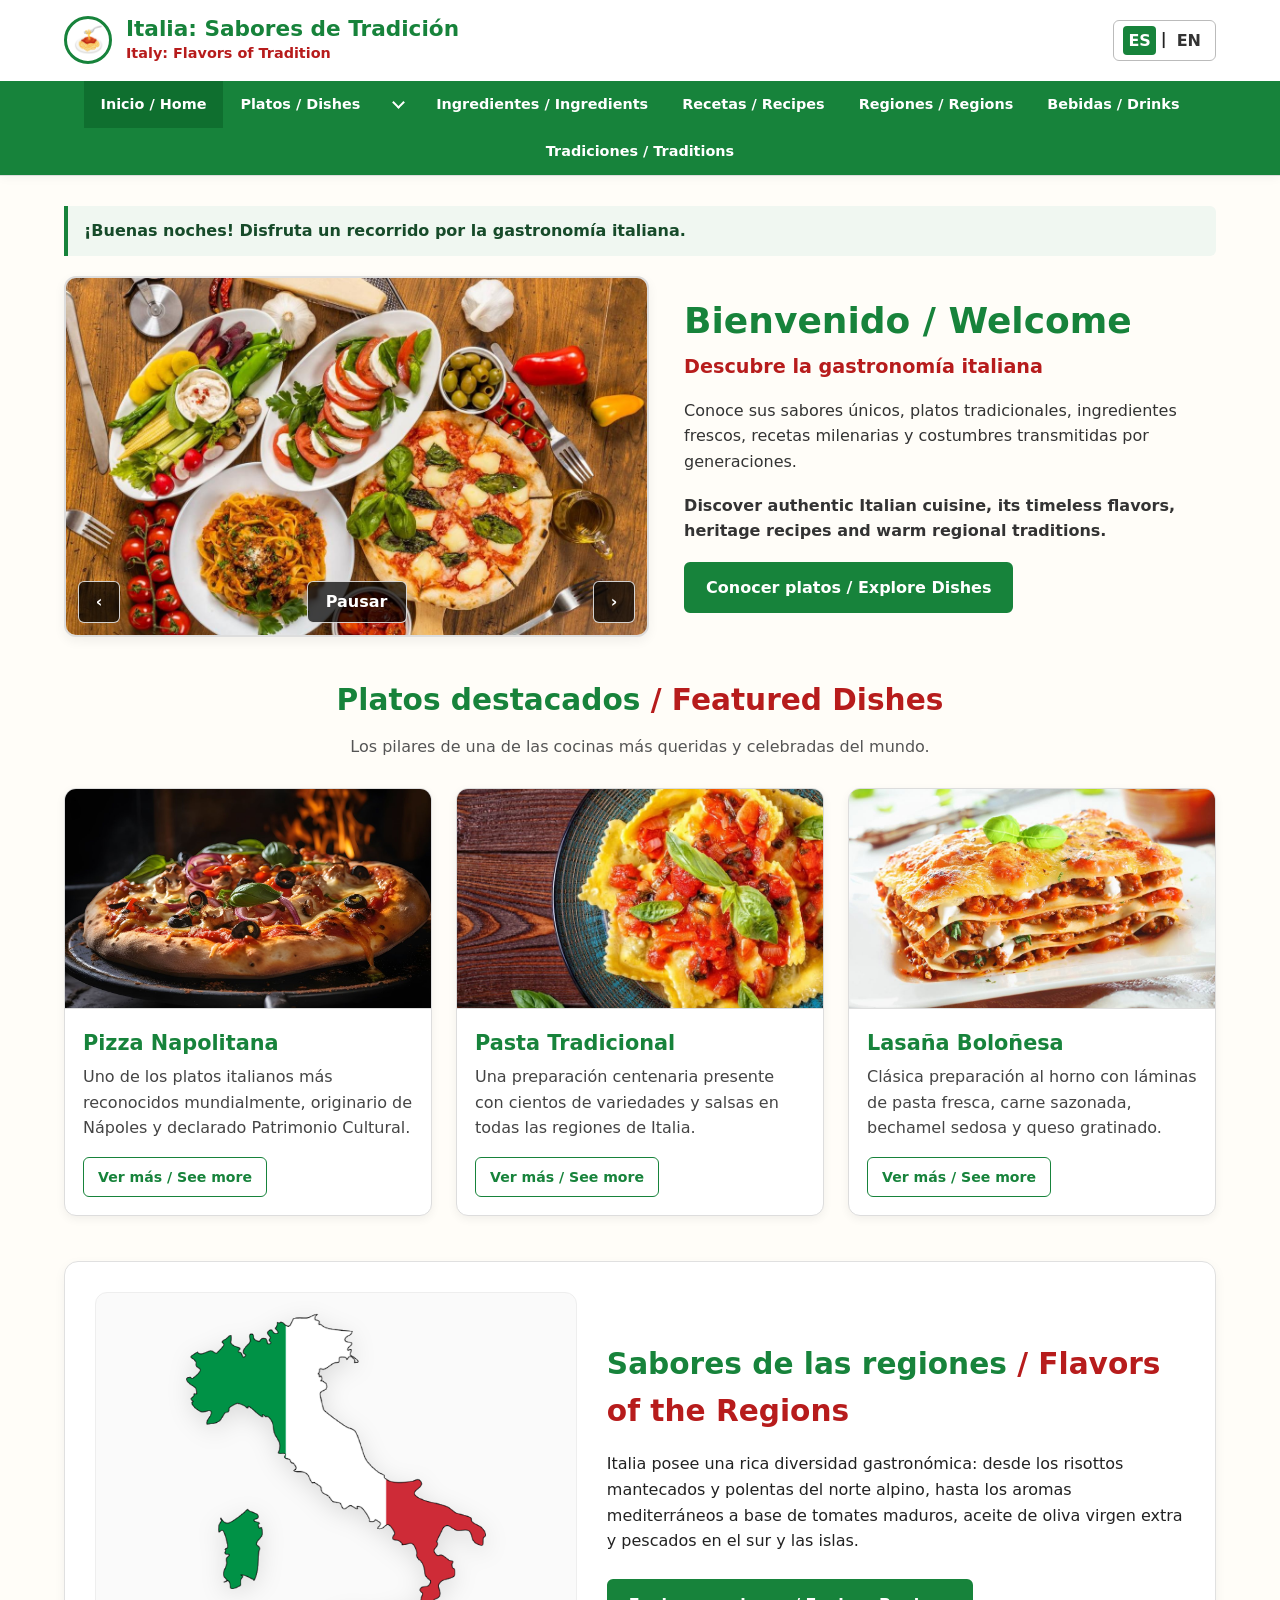
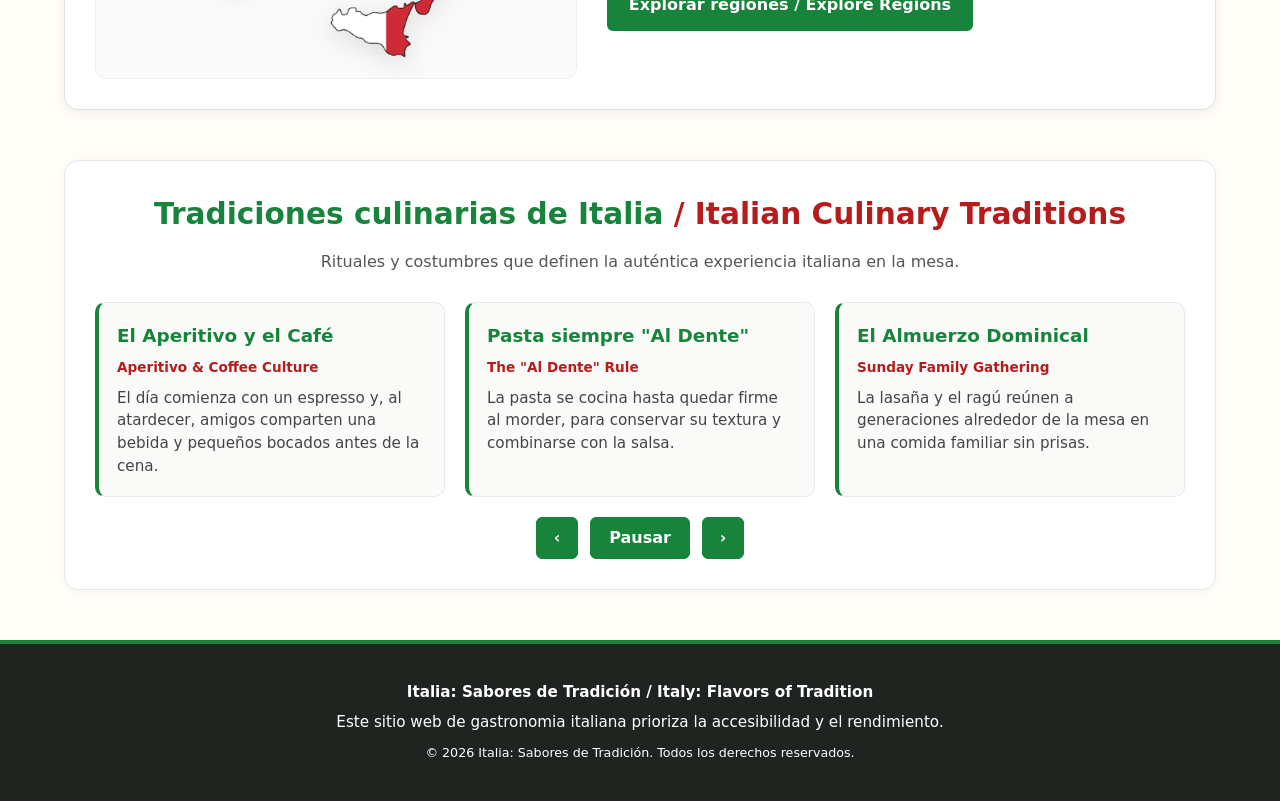
<file: index.html>
<!DOCTYPE html>
<html lang="es">
<head>
    <meta charset="UTF-8">
    <meta name="viewport" content="width=device-width, initial-scale=1.0">
    <title>Italia: Sabores de Tradición | Gastronomía y Recetas Tradicionales</title>

    <!-- Theme & Icons -->
    <meta name="theme-color" content="#17833b">
    <link rel="icon" type="image/svg+xml" href="favicon.svg">
    <link rel="apple-touch-icon" href="favicon.svg">

    <!-- Stylesheets -->
    <link rel="stylesheet" href="CSS/estilos.css">
    <script src="js/site.js" defer></script>
</head>
<body>

<a class="skip-link" href="#contenido">Saltar al contenido principal</a>

<header>
    <div class="topbar">
        <div class="logo">
            <div class="logo-icon" aria-hidden="true">🍝</div>
            <div>
                <h1>Italia: Sabores de Tradición</h1>
                <p lang="en">Italy: Flavors of Tradition</p>
            </div>
        </div>
        <div class="language" role="region" aria-label="Selector de idioma">
            <a href="?lang=es" aria-label="Seleccionar idioma español" aria-current="true">ES</a>
            <span aria-hidden="true">|</span>
            <a href="?lang=en" aria-label="Select English language" lang="en">EN</a>
        </div>
    </div>
    <nav aria-label="Navegación principal" id="mainNav">
        <button class="nav-toggle" type="button" aria-expanded="false" aria-controls="nav-menu" aria-label="Abrir menú de navegación">☰</button>
        <ul class="nav-list" id="nav-menu">
            <li><a href="index.html" class="active" aria-current="page">Inicio <span lang="en">/ Home</span></a></li>
            <li class="has-dropdown">
                <div class="nav-dropdown">
                    <a href="platos.html">Platos <span lang="en">/ Dishes</span></a>
                    <button class="dropdown-toggle" type="button" aria-expanded="false" aria-controls="dish-submenu" aria-label="Mostrar submenú de platos">
                        <span class="dropdown-icon" aria-hidden="true"></span>
                    </button>
                </div>
                <ul class="dropdown-menu" id="dish-submenu" hidden>
                    <li><a href="platos.html#pizza-napolitana">Pizza Napolitana</a></li>
                    <li><a href="platos.html#pasta-carbonara">Pasta Carbonara</a></li>
                    <li><a href="platos.html#lasana">Lasaña Boloñesa</a></li>
                </ul>
            </li>
            <li><a href="platos.html#ingredientes">Ingredientes <span lang="en">/ Ingredients</span></a></li>
            <li><a href="recetas.html">Recetas <span lang="en">/ Recipes</span></a></li>
            <li><a href="index.html#regiones">Regiones <span lang="en">/ Regions</span></a></li>
            <li><a href="platos.html#bebidas">Bebidas <span lang="en">/ Drinks</span></a></li>
            <li><a href="index.html#tradiciones">Tradiciones <span lang="en">/ Traditions</span></a></li>
        </ul>
    </nav>
</header>

<main id="contenido" tabindex="-1">
    <p class="personalized-message" id="welcome-message" role="status" aria-live="polite"></p>
    <!-- Hero Section -->
    <section class="hero" aria-labelledby="bienvenida">
        <div class="hero-slider" data-slider role="region" aria-roledescription="carrusel" aria-label="Galería de gastronomía italiana">
            <div class="slider-track" aria-live="off">
                <div class="hero-slide is-active">
                    <img src="images/imagen-principal.jpg"
                         alt="Mesa servida con ingredientes frescos y platos tradicionales de la cocina italiana como pastas, tomates, aceite de oliva y hierbas"
                         width="1248" height="770" loading="eager" fetchpriority="high" decoding="async">
                </div>
                <div class="hero-slide" hidden>
                    <img src="images/foto-pizza.jpg"
                         alt="Pizza napolitana recién horneada con tomate, mozzarella y albahaca"
                         width="1200" height="1200" loading="lazy" decoding="async">
                </div>
                <div class="hero-slide" hidden>
                    <img src="images/foto-pastas.jpg"
                         alt="Pasta italiana artesanal servida con salsa tradicional"
                         width="800" height="534" loading="lazy" decoding="async">
                </div>
            </div>
            <div class="slider-controls" role="group" aria-label="Controles de la galería">
                <button class="slider-button" type="button" data-slider-previous aria-label="Imagen anterior">‹</button>
                <button class="slider-button slider-pause" type="button" data-slider-pause aria-pressed="false" aria-label="Pausar presentación">Pausar</button>
                <button class="slider-button" type="button" data-slider-next aria-label="Imagen siguiente">›</button>
            </div>
        </div>
        <div class="hero-content">
            <h2 id="bienvenida">Bienvenido <span lang="en">/ Welcome</span></h2>
            <p class="hero-subtitle">Descubre la gastronomía italiana</p>
            <p>Conoce sus sabores únicos, platos tradicionales, ingredientes frescos, recetas milenarias y costumbres transmitidas por generaciones.</p>
            <p><strong lang="en">Discover authentic Italian cuisine, its timeless flavors, heritage recipes and warm regional traditions.</strong></p>
            <a class="button" href="platos.html">Conocer platos <span lang="en">/ Explore Dishes</span></a>
        </div>
    </section>

    <!-- Featured Dishes Section -->
    <section aria-labelledby="destacados">
        <h2 class="section-title" id="destacados">Platos destacados <span lang="en">/ Featured Dishes</span></h2>
        <p class="section-subtitle">Los pilares de una de las cocinas más queridas y celebradas del mundo.</p>
        <div class="cards">
            <article class="card">
                <div class="card-image">
                    <img src="images/foto-pizza.jpg" 
                         alt="Pizza margarita artesanal recién horneada a la leña con salsa de tomate, mozzarella fundida y albahaca fresca" 
                         width="1200" 
                         height="1200" 
                         loading="lazy" 
                         decoding="async" />
                </div>
                <div class="card-content">
                    <h3>Pizza Napolitana</h3>
                    <p>Uno de los platos italianos más reconocidos mundialmente, originario de Nápoles y declarado Patrimonio Cultural.</p>
                    <a class="small-button" href="platos.html" aria-label="Ver más información sobre la Pizza Napolitana">Ver más <span lang="en">/ See more</span></a>
                </div>
            </article>

            <article class="card">
                <div class="card-image">
                    <img src="images/foto-pastas.jpg" 
                         alt="Plato hondo de pasta artesanal italiana servida con salsa tradicional y queso rallado" 
                         width="800" 
                         height="534" 
                         loading="lazy" 
                         decoding="async" />
                </div>
                <div class="card-content">
                    <h3>Pasta Tradicional</h3>
                    <p>Una preparación centenaria presente con cientos de variedades y salsas en todas las regiones de Italia.</p>
                    <a class="small-button" href="platos.html" aria-label="Ver más información sobre la Pasta Tradicional">Ver más <span lang="en">/ See more</span></a>
                </div>
            </article>

            <article class="card">
                <div class="card-image">
                    <img src="images/foto-lasana.jpeg" 
                         alt="Porción de lasaña tradicional con capas de pasta al huevo, salsa boloñesa y bechamel dorada al horno" 
                         width="1200" 
                         height="675" 
                         loading="lazy" 
                         decoding="async" />
                </div>
                <div class="card-content">
                    <h3>Lasaña Boloñesa</h3>
                    <p>Clásica preparación al horno con láminas de pasta fresca, carne sazonada, bechamel sedosa y queso gratinado.</p>
                    <a class="small-button" href="platos.html" aria-label="Ver más información sobre la Lasaña">Ver más <span lang="en">/ See more</span></a>
                </div>
            </article>
        </div>
    </section>

    <!-- Regional Diversity Section -->
    <section class="regions" id="regiones" aria-labelledby="regiones-title">
        <div class="map-placeholder">
            <img src="images/mapa-italia.png" 
                 alt="Mapa geográfico de Italia ilustrando la ubicación de sus regiones culinarias del norte, centro y sur" 
                 width="440" 
                 height="512" 
                 loading="lazy" 
                 decoding="async" />
        </div>
        <div>
            <h2 class="section-title" id="regiones-title" style="text-align: left; margin: 0 0 16px;">Sabores de las regiones <span lang="en">/ Flavors of the Regions</span></h2>
            <p>Italia posee una rica diversidad gastronómica: desde los risottos mantecados y polentas del norte alpino, hasta los aromas mediterráneos a base de tomates maduros, aceite de oliva virgen extra y pescados en el sur y las islas.</p>
            <br>
            <a class="button" href="platos.html">Explorar regiones <span lang="en">/ Explore Regions</span></a>
        </div>
    </section>

    <!-- Traditions Section -->
    <section class="info-section" id="tradiciones" aria-labelledby="tradiciones-title">
        <h2 class="section-title" id="tradiciones-title" style="margin-top: 0;">Tradiciones culinarias de Italia <span lang="en">/ Italian Culinary Traditions</span></h2>
        <p class="section-subtitle">Rituales y costumbres que definen la auténtica experiencia italiana en la mesa.</p>
        <div class="traditions-slider" data-slider role="region" aria-roledescription="carrusel" aria-label="Tradiciones culinarias italianas">
            <div class="slider-track" aria-live="off">
                <div class="hero-slide traditions-slide is-active">
                    <article class="info-item">
                        <h3>El Aperitivo y el Café</h3>
                        <span class="item-sub" lang="en">Aperitivo &amp; Coffee Culture</span>
                        <p>El día comienza con un espresso y, al atardecer, amigos comparten una bebida y pequeños bocados antes de la cena.</p>
                    </article>
                    <article class="info-item">
                        <h3>Pasta siempre "Al Dente"</h3>
                        <span class="item-sub" lang="en">The "Al Dente" Rule</span>
                        <p>La pasta se cocina hasta quedar firme al morder, para conservar su textura y combinarse con la salsa.</p>
                    </article>
                    <article class="info-item">
                        <h3>El Almuerzo Dominical</h3>
                        <span class="item-sub" lang="en">Sunday Family Gathering</span>
                        <p>La lasaña y el ragú reúnen a generaciones alrededor de la mesa en una comida familiar sin prisas.</p>
                    </article>
                </div>
                <div class="hero-slide traditions-slide" hidden>
                    <article class="info-item">
                        <h3>Productos de Temporada</h3>
                        <span class="item-sub" lang="en">Seasonal Ingredients</span>
                        <p>Las recetas cambian con la cosecha: verduras frescas, aceite de oliva, quesos y productos locales marcan cada estación.</p>
                    </article>
                    <article class="info-item">
                        <h3>Cocina de Cada Región</h3>
                        <span class="item-sub" lang="en">Regional Cooking</span>
                        <p>Cada zona conserva sus ingredientes y especialidades: risotto en el norte, pasta fresca en Emilia-Romaña y sabores mediterráneos en el sur.</p>
                    </article>
                    <article class="info-item">
                        <h3>La Mesa Compartida</h3>
                        <span class="item-sub" lang="en">Gathering Around the Table</span>
                        <p>Las comidas son momentos para conversar y estar juntos; varios platos se sirven con calma y se disfrutan en compañía.</p>
                    </article>
                </div>
            </div>
            <div class="slider-controls" role="group" aria-label="Controles de tradiciones">
                <button class="slider-button" type="button" data-slider-previous aria-label="Tradiciones anteriores">‹</button>
                <button class="slider-button slider-pause" type="button" data-slider-pause aria-pressed="false" aria-label="Pausar presentación">Pausar</button>
                <button class="slider-button" type="button" data-slider-next aria-label="Siguientes tradiciones">›</button>
            </div>
        </div>
    </section>
</main>

<footer>
    <p><strong>Italia: Sabores de Tradición <span lang="en">/ Italy: Flavors of Tradition</span></strong></p>
    <p>Este sitio web de gastronomia italiana prioriza la accesibilidad y el rendimiento.</p>
    <p><small>&copy; 2026 Italia: Sabores de Tradición. Todos los derechos reservados.</small></p>
</footer>

</body>
</html>
</file>
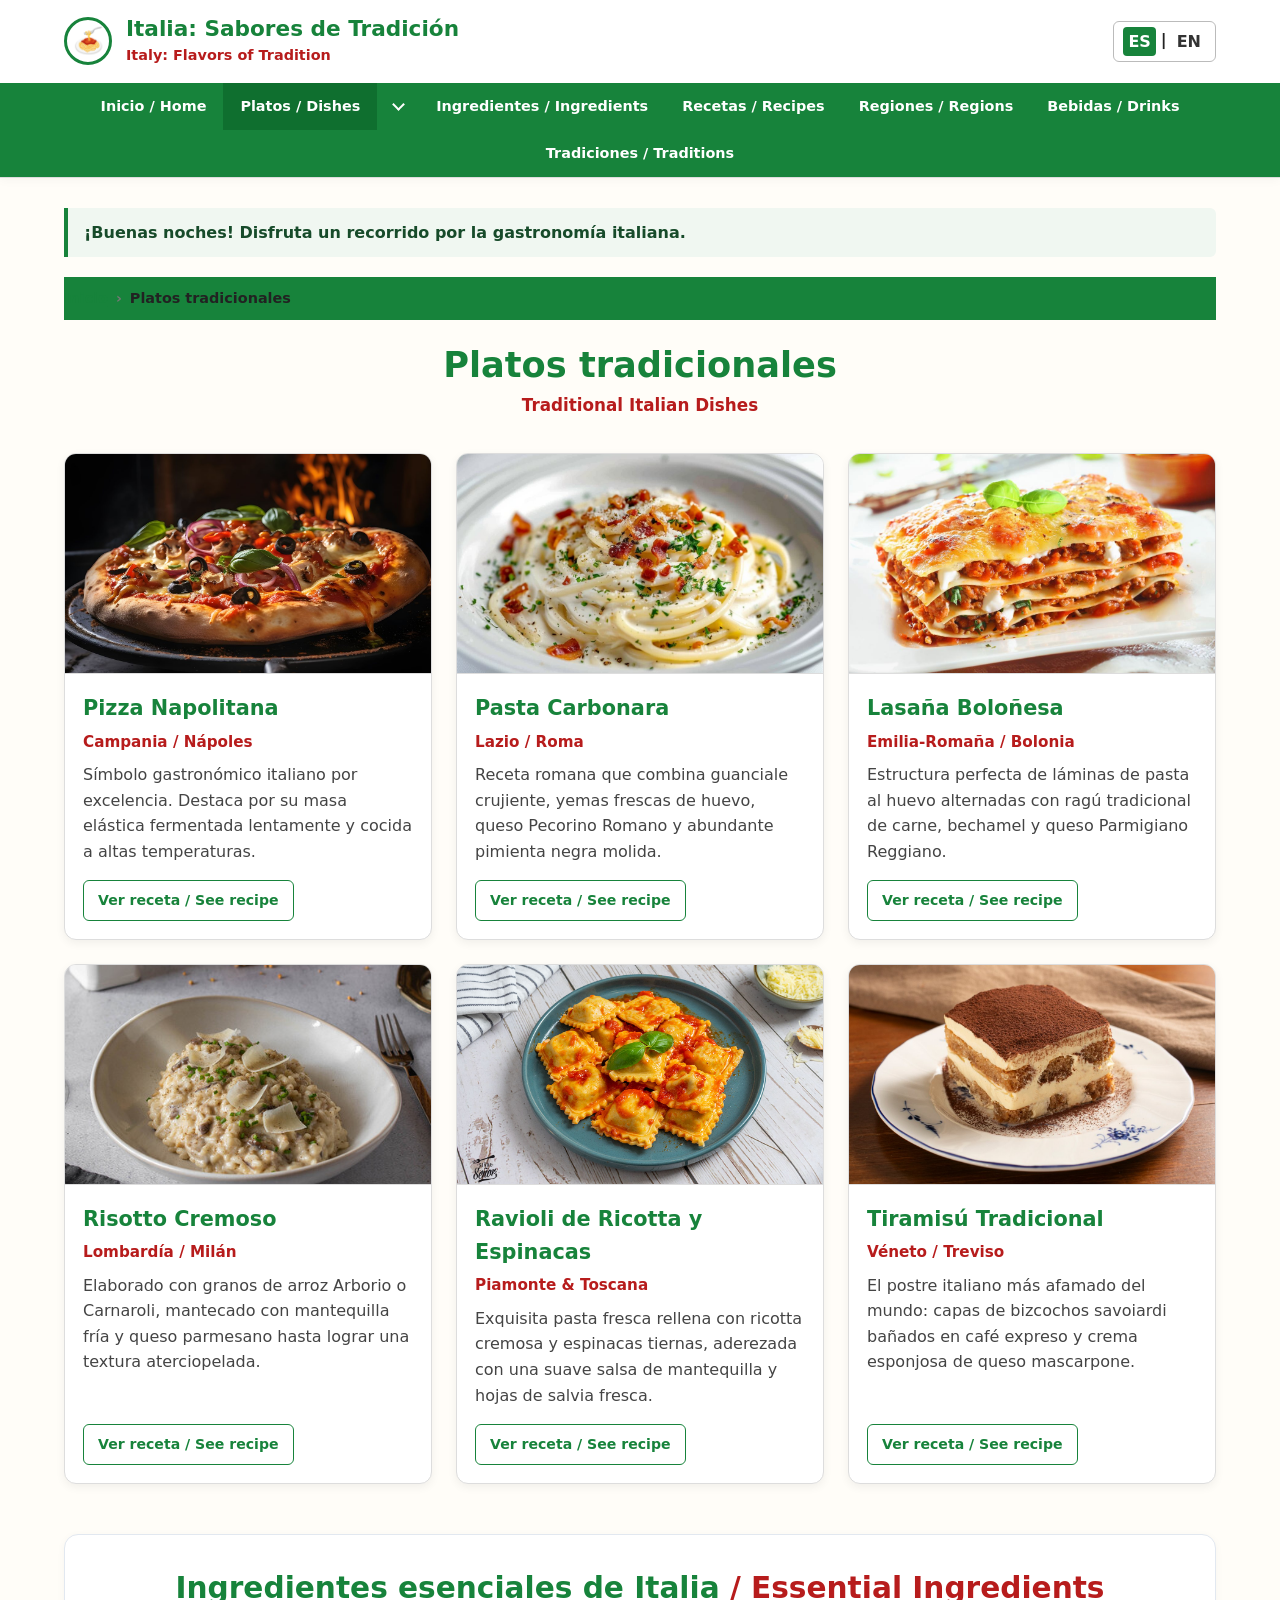
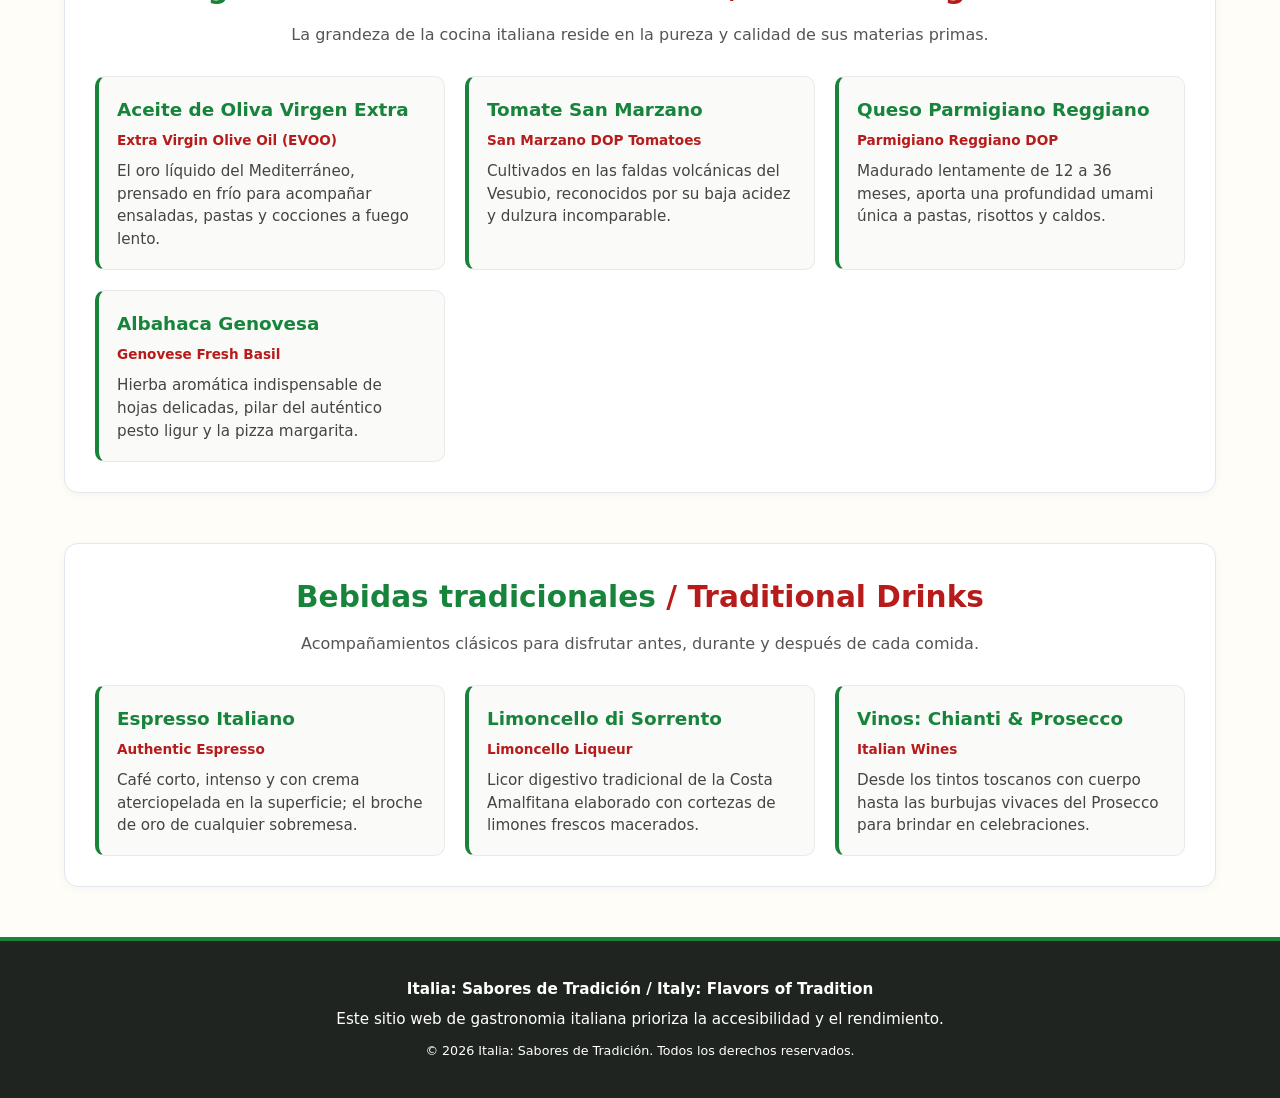
<file: platos.html>
<!DOCTYPE html>
<html lang="es">
<head>
    <meta charset="UTF-8">
    <meta name="viewport" content="width=device-width, initial-scale=1.0">
    <title>Platos Tradicionales Italianos | Italia: Sabores de Tradición</title>

    <!-- Theme & Icons -->
    <meta name="theme-color" content="#17833b">
    <link rel="icon" type="image/svg+xml" href="favicon.svg">
    <link rel="apple-touch-icon" href="favicon.svg">

    <!-- Stylesheets -->
    <link rel="stylesheet" href="CSS/estilos.css">
    <script src="js/site.js" defer></script>
</head>
<body>

<a class="skip-link" href="#contenido">Saltar al contenido principal</a>

<header>
    <div class="topbar">
        <div class="logo">
            <a href="index.html" class="logo-brand" aria-label="Ir al inicio de Italia: Sabores de Tradición">
                <div class="logo-icon" aria-hidden="true">🍝</div>
                <div>
                    <span class="site-title">Italia: Sabores de Tradición</span>
                    <p lang="en">Italy: Flavors of Tradition</p>
                </div>
            </a>
        </div>
        <div class="language" role="region" aria-label="Selector de idioma">
            <a href="?lang=es" aria-label="Seleccionar idioma español" aria-current="true">ES</a>
            <span aria-hidden="true">|</span>
            <a href="?lang=en" aria-label="Select English language" lang="en">EN</a>
        </div>
    </div>
    <nav aria-label="Navegación principal" id="mainNav">
        <button class="nav-toggle" type="button" aria-expanded="false" aria-controls="nav-menu" aria-label="Abrir menú de navegación">☰</button>
        <ul class="nav-list" id="nav-menu">
            <li><a href="index.html">Inicio <span lang="en">/ Home</span></a></li>
            <li class="has-dropdown">
                <div class="nav-dropdown">
                    <a href="platos.html" class="active" aria-current="page">Platos <span lang="en">/ Dishes</span></a>
                    <button class="dropdown-toggle" type="button" aria-expanded="false" aria-controls="dish-submenu" aria-label="Mostrar submenú de platos">
                        <span class="dropdown-icon" aria-hidden="true"></span>
                    </button>
                </div>
                <ul class="dropdown-menu" id="dish-submenu" hidden>
                    <li><a href="platos.html#pizza-napolitana">Pizza Napolitana</a></li>
                    <li><a href="platos.html#pasta-carbonara">Pasta Carbonara</a></li>
                    <li><a href="platos.html#lasana">Lasaña Boloñesa</a></li>
                </ul>
            </li>
            <li><a href="platos.html#ingredientes">Ingredientes <span lang="en">/ Ingredients</span></a></li>
            <li><a href="recetas.html">Recetas <span lang="en">/ Recipes</span></a></li>
            <li><a href="index.html#regiones">Regiones <span lang="en">/ Regions</span></a></li>
            <li><a href="platos.html#bebidas">Bebidas <span lang="en">/ Drinks</span></a></li>
            <li><a href="index.html#tradiciones">Tradiciones <span lang="en">/ Traditions</span></a></li>
        </ul>
    </nav>
</header>

<main id="contenido" tabindex="-1">
    <p class="personalized-message" id="welcome-message" role="status" aria-live="polite"></p>
    <!-- Breadcrumbs -->
    <nav class="breadcrumbs" aria-label="Miga de pan">
        <ol>
            <li><a href="index.html">Inicio</a></li>
            <li aria-current="page">Platos tradicionales</li>
        </ol>
    </nav>

    <div class="page-heading">
        <h1>Platos tradicionales</h1>
        <p lang="en">Traditional Italian Dishes</p>
    </div>

    <!-- Dishes Catalog Grid -->
    <section aria-label="Lista de platos tradicionales">
        <div class="cards">
            <article class="card" id="pizza-napolitana">
                <div class="card-image">
                    <img src="images/foto-pizza.jpg" 
                         alt="Pizza napolitana recién horneada con masa crujiente, salsa de tomate natural, mozzarella fundida y albahaca" 
                         width="1200" 
                         height="1200" 
                         loading="lazy" 
                         decoding="async" />
                </div>
                <div class="card-content">
                    <h3>Pizza Napolitana</h3>
                    <h4>Campania / Nápoles</h4>
                    <p>Símbolo gastronómico italiano por excelencia. Destaca por su masa elástica fermentada lentamente y cocida a altas temperaturas.</p>
                    <a class="small-button" href="recetas.html#pizza-napolitana" aria-label="Ver receta detallada de Pizza Napolitana">Ver receta <span lang="en">/ See recipe</span></a>
                </div>
            </article>

            <article class="card" id="pasta-carbonara">
                <div class="card-image">
                    <img src="images/foto-pasta-carbonara.jpg" 
                         alt="Plato hondo de pasta espagueti a la carbonara con queso pecorino, yema de huevo, pimienta y guanciale dorado" 
                         width="1000" 
                         height="667" 
                         loading="lazy" 
                         decoding="async" />
                </div>
                <div class="card-content">
                    <h3>Pasta Carbonara</h3>
                    <h4>Lazio / Roma</h4>
                    <p>Receta romana que combina guanciale crujiente, yemas frescas de huevo, queso Pecorino Romano y abundante pimienta negra molida.</p>
                    <a class="small-button" href="recetas.html#pasta-carbonara" aria-label="Ver receta detallada de Pasta Carbonara">Ver receta <span lang="en">/ See recipe</span></a>
                </div>
            </article>

            <article class="card" id="lasana">
                <div class="card-image">
                    <img src="images/foto-lasana.jpeg" 
                         alt="Porción de lasaña italiana con láminas de pasta artesanal, ragú boloñés y queso gratinado" 
                         width="1200" 
                         height="675" 
                         loading="lazy" 
                         decoding="async" />
                </div>
                <div class="card-content">
                    <h3>Lasaña Boloñesa</h3>
                    <h4>Emilia-Romaña / Bolonia</h4>
                    <p>Estructura perfecta de láminas de pasta al huevo alternadas con ragú tradicional de carne, bechamel y queso Parmigiano Reggiano.</p>
                    <a class="small-button" href="recetas.html#lasana" aria-label="Ver receta detallada de Lasaña">Ver receta <span lang="en">/ See recipe</span></a>
                </div>
            </article>

            <article class="card" id="risotto">
                <div class="card-image">
                    <img src="images/foto-risotto.jpg" 
                         alt="Plato hondo con risotto cremoso tradicional con caldo aromático y queso parmesano" 
                         width="450" 
                         height="338" 
                         loading="lazy" 
                         decoding="async" />
                </div>
                <div class="card-content">
                    <h3>Risotto Cremoso</h3>
                    <h4>Lombardía / Milán</h4>
                    <p>Elaborado con granos de arroz Arborio o Carnaroli, mantecado con mantequilla fría y queso parmesano hasta lograr una textura aterciopelada.</p>
                    <a class="small-button" href="recetas.html#risotto" aria-label="Ver receta detallada de Risotto">Ver receta <span lang="en">/ See recipe</span></a>
                </div>
            </article>

            <article class="card" id="ravioli">
                <div class="card-image">
                    <img src="images/foto-ravioli.jpg" 
                         alt="Raviolis frescos rellenos de ricota y espinaca servidos con salsa de mantequilla y salvia" 
                         width="1200" 
                         height="800" 
                         loading="lazy" 
                         decoding="async" />
                </div>
                <div class="card-content">
                    <h3>Ravioli de Ricotta y Espinacas</h3>
                    <h4>Piamonte &amp; Toscana</h4>
                    <p>Exquisita pasta fresca rellena con ricotta cremosa y espinacas tiernas, aderezada con una suave salsa de mantequilla y hojas de salvia fresca.</p>
                    <a class="small-button" href="recetas.html#ravioli" aria-label="Ver receta detallada de Ravioli">Ver receta <span lang="en">/ See recipe</span></a>
                </div>
            </article>

            <article class="card" id="tiramisu">
                <div class="card-image">
                    <img src="images/foto-tiramisu.jpg" 
                         alt="Porción individual de tiramisú artesanal con capas de crema de mascarpone, café y cacao espolvoreado" 
                         width="1200" 
                         height="800" 
                         loading="lazy" 
                         decoding="async" />
                </div>
                <div class="card-content">
                    <h3>Tiramisú Tradicional</h3>
                    <h4>Véneto / Treviso</h4>
                    <p>El postre italiano más afamado del mundo: capas de bizcochos savoiardi bañados en café expreso y crema esponjosa de queso mascarpone.</p>
                    <a class="small-button" href="recetas.html#tiramisu" aria-label="Ver receta detallada de Tiramisú">Ver receta <span lang="en">/ See recipe</span></a>
                </div>
            </article>
        </div>
    </section>

    <!-- Ingredients Section -->
    <section class="info-section" id="ingredientes" aria-labelledby="ingredientes-title">
        <h2 class="section-title" id="ingredientes-title" style="margin-top: 0;">Ingredientes esenciales de Italia <span lang="en">/ Essential Ingredients</span></h2>
        <p class="section-subtitle">La grandeza de la cocina italiana reside en la pureza y calidad de sus materias primas.</p>
        <div class="info-grid">
            <article class="info-item">
                <h3>Aceite de Oliva Virgen Extra</h3>
                <span class="item-sub" lang="en">Extra Virgin Olive Oil (EVOO)</span>
                <p>El oro líquido del Mediterráneo, prensado en frío para acompañar ensaladas, pastas y cocciones a fuego lento.</p>
            </article>
            <article class="info-item">
                <h3>Tomate San Marzano</h3>
                <span class="item-sub" lang="en">San Marzano DOP Tomatoes</span>
                <p>Cultivados en las faldas volcánicas del Vesubio, reconocidos por su baja acidez y dulzura incomparable.</p>
            </article>
            <article class="info-item">
                <h3>Queso Parmigiano Reggiano</h3>
                <span class="item-sub" lang="en">Parmigiano Reggiano DOP</span>
                <p>Madurado lentamente de 12 a 36 meses, aporta una profundidad umami única a pastas, risottos y caldos.</p>
            </article>
            <article class="info-item">
                <h3>Albahaca Genovesa</h3>
                <span class="item-sub" lang="en">Genovese Fresh Basil</span>
                <p>Hierba aromática indispensable de hojas delicadas, pilar del auténtico pesto ligur y la pizza margarita.</p>
            </article>
        </div>
    </section>

    <!-- Beverages Section -->
    <section class="info-section" id="bebidas" aria-labelledby="bebidas-title">
        <h2 class="section-title" id="bebidas-title" style="margin-top: 0;">Bebidas tradicionales <span lang="en">/ Traditional Drinks</span></h2>
        <p class="section-subtitle">Acompañamientos clásicos para disfrutar antes, durante y después de cada comida.</p>
        <div class="info-grid">
            <article class="info-item">
                <h3>Espresso Italiano</h3>
                <span class="item-sub" lang="en">Authentic Espresso</span>
                <p>Café corto, intenso y con crema aterciopelada en la superficie; el broche de oro de cualquier sobremesa.</p>
            </article>
            <article class="info-item">
                <h3>Limoncello di Sorrento</h3>
                <span class="item-sub" lang="en">Limoncello Liqueur</span>
                <p>Licor digestivo tradicional de la Costa Amalfitana elaborado con cortezas de limones frescos macerados.</p>
            </article>
            <article class="info-item">
                <h3>Vinos: Chianti &amp; Prosecco</h3>
                <span class="item-sub" lang="en">Italian Wines</span>
                <p>Desde los tintos toscanos con cuerpo hasta las burbujas vivaces del Prosecco para brindar en celebraciones.</p>
            </article>
        </div>
    </section>
</main>

<footer>
    <p><strong>Italia: Sabores de Tradición <span lang="en">/ Italy: Flavors of Tradition</span></strong></p>
    <p>Este sitio web de gastronomia italiana prioriza la accesibilidad y el rendimiento.</p>
    <p><small>&copy; 2026 Italia: Sabores de Tradición. Todos los derechos reservados.</small></p>
</footer>

</body>
</html>
</file>
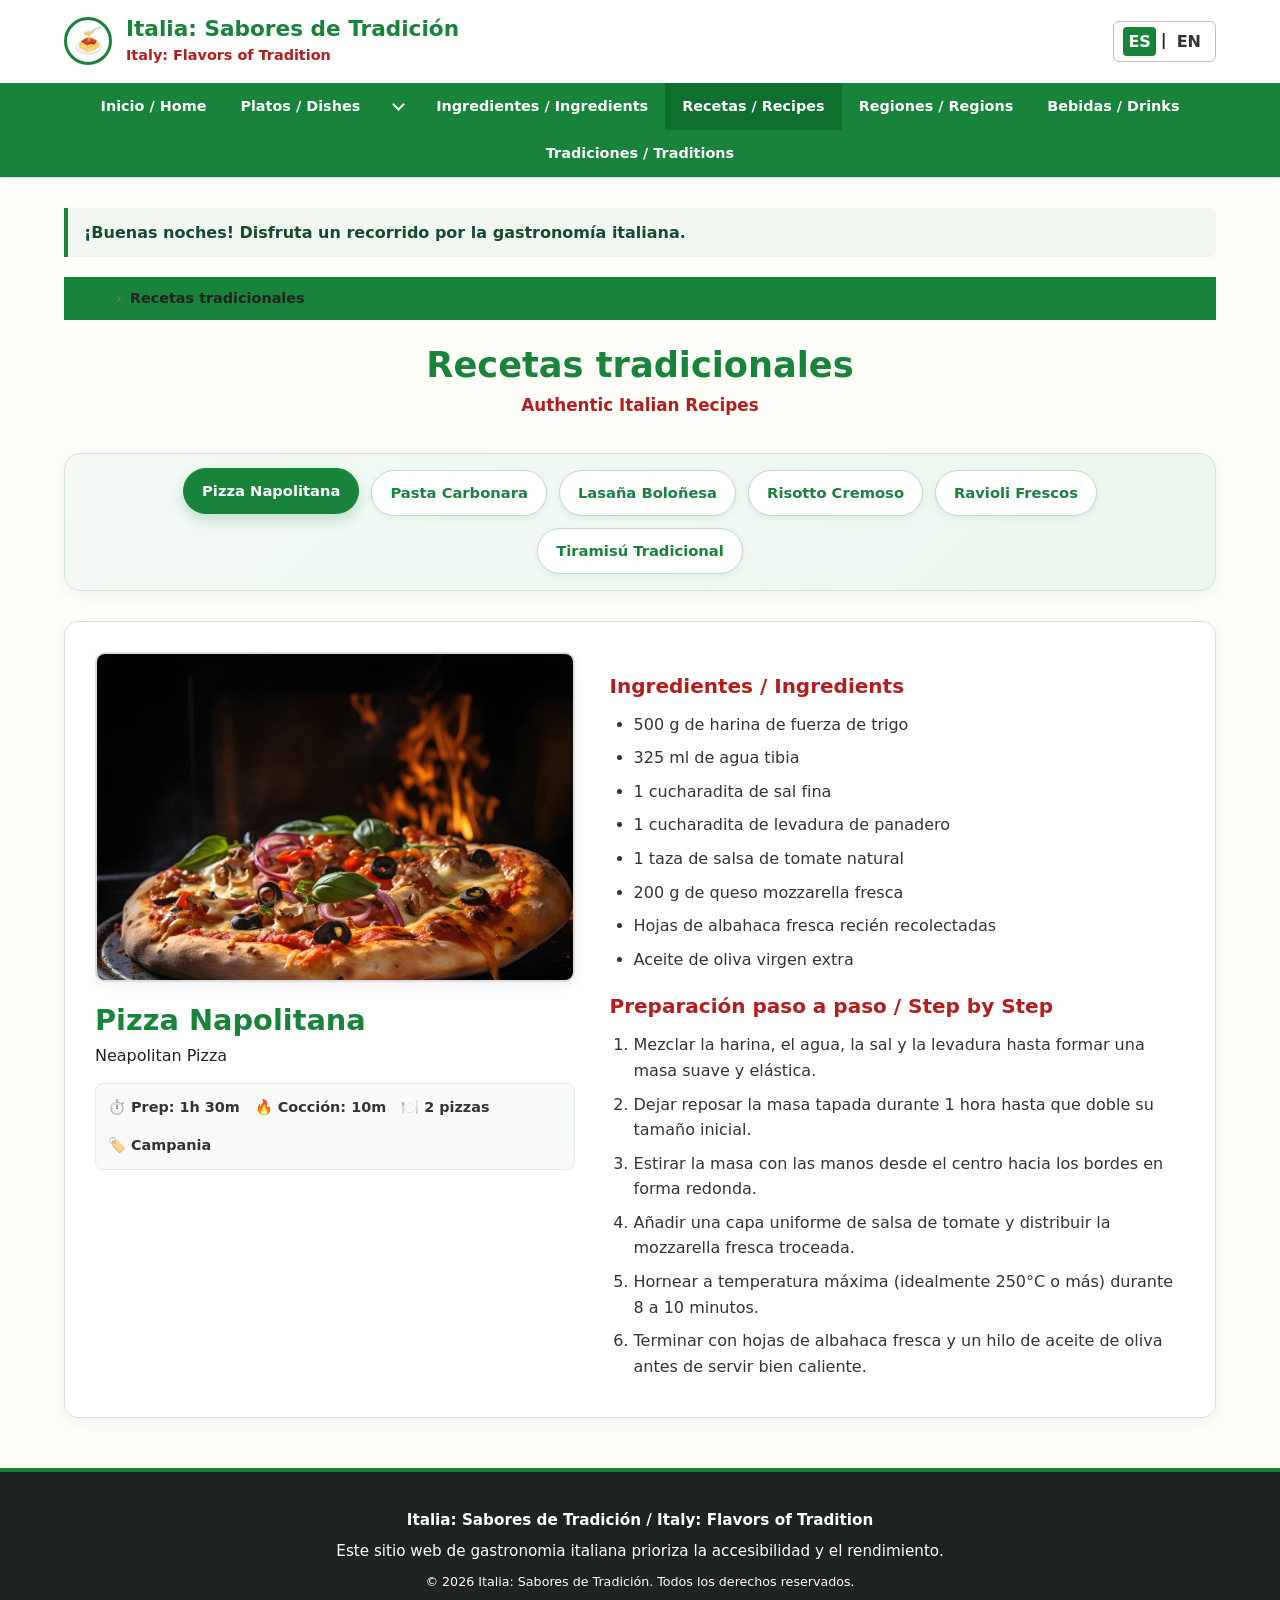
<file: recetas.html>
<!DOCTYPE html>
<html lang="es">
<head>
    <meta charset="UTF-8">
    <meta name="viewport" content="width=device-width, initial-scale=1.0">
    <title>Recetas Tradicionales de Italia Paso a Paso | Sabores de Tradición</title>

    <!-- Theme & Icons -->
    <meta name="theme-color" content="#17833b">
    <link rel="icon" type="image/svg+xml" href="favicon.svg">
    <link rel="apple-touch-icon" href="favicon.svg">

    <!-- Stylesheets -->
    <link rel="stylesheet" href="CSS/estilos.css">
    <script src="js/site.js" defer></script>
</head>
<body>

<a class="skip-link" href="#contenido">Saltar al contenido principal</a>

<header>
    <div class="topbar">
        <div class="logo">
            <a href="index.html" class="logo-brand" aria-label="Ir al inicio de Italia: Sabores de Tradición">
                <div class="logo-icon" aria-hidden="true">🍝</div>
                <div>
                    <span class="site-title">Italia: Sabores de Tradición</span>
                    <p lang="en">Italy: Flavors of Tradition</p>
                </div>
            </a>
        </div>
        <div class="language" role="region" aria-label="Selector de idioma">
            <a href="?lang=es" aria-label="Seleccionar idioma español" aria-current="true">ES</a>
            <span aria-hidden="true">|</span>
            <a href="?lang=en" aria-label="Select English language" lang="en">EN</a>
        </div>
    </div>
    <nav aria-label="Navegación principal" id="mainNav">
        <button class="nav-toggle" type="button" aria-expanded="false" aria-controls="nav-menu" aria-label="Abrir menú de navegación">☰</button>
        <ul class="nav-list" id="nav-menu">
            <li><a href="index.html">Inicio <span lang="en">/ Home</span></a></li>
            <li class="has-dropdown">
                <div class="nav-dropdown">
                    <a href="platos.html">Platos <span lang="en">/ Dishes</span></a>
                    <button class="dropdown-toggle" type="button" aria-expanded="false" aria-controls="dish-submenu" aria-label="Mostrar submenú de platos">
                        <span class="dropdown-icon" aria-hidden="true"></span>
                    </button>
                </div>
                <ul class="dropdown-menu" id="dish-submenu" hidden>
                    <li><a href="platos.html#pizza-napolitana">Pizza Napolitana</a></li>
                    <li><a href="platos.html#pasta-carbonara">Pasta Carbonara</a></li>
                    <li><a href="platos.html#lasana">Lasaña Boloñesa</a></li>
                </ul>
            </li>
            <li><a href="platos.html#ingredientes">Ingredientes <span lang="en">/ Ingredients</span></a></li>
            <li><a href="recetas.html" class="active" aria-current="page">Recetas <span lang="en">/ Recipes</span></a></li>
            <li><a href="index.html#regiones">Regiones <span lang="en">/ Regions</span></a></li>
            <li><a href="platos.html#bebidas">Bebidas <span lang="en">/ Drinks</span></a></li>
            <li><a href="index.html#tradiciones">Tradiciones <span lang="en">/ Traditions</span></a></li>
        </ul>
    </nav>
</header>

<main id="contenido" tabindex="-1">
    <p class="personalized-message" id="welcome-message" role="status" aria-live="polite"></p>
    <!-- Breadcrumbs -->
    <nav class="breadcrumbs" aria-label="Miga de pan">
        <ol>
            <li><a href="index.html">Inicio</a></li>
            <li aria-current="page">Recetas tradicionales</li>
        </ol>
    </nav>

    <div class="page-heading">
        <h1>Recetas tradicionales</h1>
        <p lang="en">Authentic Italian Recipes</p>
    </div>

    <!-- Quick recipe selector navigation -->
    <nav class="recipe-nav" aria-label="Índice de recetas disponibles">
        <a href="#pizza-napolitana">Pizza Napolitana</a>
        <a href="#pasta-carbonara">Pasta Carbonara</a>
        <a href="#lasana">Lasaña Boloñesa</a>
        <a href="#risotto">Risotto Cremoso</a>
        <a href="#ravioli">Ravioli Frescos</a>
        <a href="#tiramisu">Tiramisú Tradicional</a>
    </nav>

    <!-- Recipe 1: Pizza -->
    <article class="recipe" id="pizza-napolitana" aria-labelledby="receta-pizza">
        <div>
            <div class="image-placeholder recipe-image">
                <img src="images/foto-pizza.jpg" 
                     alt="Pizza napolitana artesanal con salsa de tomate fresco, mozzarella fundida y albahaca fresca" 
                     width="1200" 
                     height="1200" 
                     loading="lazy" 
                     decoding="async" />
            </div>
            <h2 id="receta-pizza">Pizza Napolitana</h2>
            <p class="hero-subtitle" lang="en">Neapolitan Pizza</p>
            <div class="recipe-meta">
                <span class="recipe-meta-item">⏱️ Prep: 1h 30m</span>
                <span class="recipe-meta-item">🔥 Cocción: 10m</span>
                <span class="recipe-meta-item">🍽️ 2 pizzas</span>
                <span class="recipe-meta-item">🏷️ Campania</span>
            </div>
        </div>

        <div>
            <h3>Ingredientes <span lang="en">/ Ingredients</span></h3>
            <ul>
                <li>500 g de harina de fuerza de trigo</li>
                <li>325 ml de agua tibia</li>
                <li>1 cucharadita de sal fina</li>
                <li>1 cucharadita de levadura de panadero</li>
                <li>1 taza de salsa de tomate natural</li>
                <li>200 g de queso mozzarella fresca</li>
                <li>Hojas de albahaca fresca recién recolectadas</li>
                <li>Aceite de oliva virgen extra</li>
            </ul>

            <h3>Preparación paso a paso <span lang="en">/ Step by Step</span></h3>
            <ol>
                <li>Mezclar la harina, el agua, la sal y la levadura hasta formar una masa suave y elástica.</li>
                <li>Dejar reposar la masa tapada durante 1 hora hasta que doble su tamaño inicial.</li>
                <li>Estirar la masa con las manos desde el centro hacia los bordes en forma redonda.</li>
                <li>Añadir una capa uniforme de salsa de tomate y distribuir la mozzarella fresca troceada.</li>
                <li>Hornear a temperatura máxima (idealmente 250°C o más) durante 8 a 10 minutos.</li>
                <li>Terminar con hojas de albahaca fresca y un hilo de aceite de oliva antes de servir bien caliente.</li>
            </ol>
        </div>
    </article>

    <!-- Recipe 2: Carbonara -->
    <article class="recipe" id="pasta-carbonara" aria-labelledby="receta-carbonara">
        <div>
            <div class="image-placeholder recipe-image">
                <img src="images/foto-pasta-carbonara.jpg" 
                     alt="Pasta carbonara cremosa servida con guanciale crujiente, queso pecorino y pimienta recién molida" 
                     width="1000" 
                     height="667" 
                     loading="lazy" 
                     decoding="async" />
            </div>
            <h2 id="receta-carbonara">Pasta Carbonara</h2>
            <p class="hero-subtitle" lang="en">Roman Carbonara Pasta</p>
            <div class="recipe-meta">
                <span class="recipe-meta-item">⏱️ Prep: 10m</span>
                <span class="recipe-meta-item">🔥 Cocción: 15m</span>
                <span class="recipe-meta-item">🍽️ 4 porciones</span>
                <span class="recipe-meta-item">🏷️ Roma / Lazio</span>
            </div>
        </div>

        <div>
            <h3>Ingredientes <span lang="en">/ Ingredients</span></h3>
            <ul>
                <li>300 g de espaguetis de sémola de trigo duro</li>
                <li>150 g de guanciale tradicional o panceta curada</li>
                <li>2 yemas de huevo frescas</li>
                <li>1 huevo entero</li>
                <li>50 g de queso Pecorino Romano recién rallado</li>
                <li>Pimienta negra en grano recién molida</li>
                <li>Sal al gusto para el agua de cocción</li>
            </ul>

            <h3>Preparación paso a paso <span lang="en">/ Step by Step</span></h3>
            <ol>
                <li>Cocer los espaguetis en abundante agua con sal hirviendo hasta que queden al dente.</li>
                <li>Cortar el guanciale en tiras y dorarlo en una sartén sin aceite a fuego medio hasta que quede crujiente.</li>
                <li>En un cuenco, batir las yemas, el huevo entero, el queso pecorino y abundante pimienta negra.</li>
                <li>Escurrir la pasta reservando medio vaso del agua de cocción y verter los espaguetis en la sartén fuera del fuego.</li>
                <li>Añadir la crema de huevo y queso con un poco de agua de cocción caliente, mezclando rápidamente hasta lograr una salsa cremosa sin cuajar el huevo.</li>
            </ol>
        </div>
    </article>

    <!-- Recipe 3: Lasaña -->
    <article class="recipe" id="lasana" aria-labelledby="receta-lasana">
        <div>
            <div class="image-placeholder recipe-image">
                <img src="images/foto-lasana.jpeg" 
                     alt="Lasaña clásica recién horneada con capas de pasta al huevo, carne picada sazonada, bechamel y queso dorado" 
                     width="1200" 
                     height="675" 
                     loading="lazy" 
                     decoding="async" />
            </div>
            <h2 id="receta-lasana">Lasaña Boloñesa</h2>
            <p class="hero-subtitle" lang="en">Classic Bolognese Lasagna</p>
            <div class="recipe-meta">
                <span class="recipe-meta-item">⏱️ Prep: 30m</span>
                <span class="recipe-meta-item">🔥 Cocción: 35m</span>
                <span class="recipe-meta-item">🍽️ 6 porciones</span>
                <span class="recipe-meta-item">🏷️ Emilia-Romaña</span>
            </div>
        </div>

        <div>
            <h3>Ingredientes <span lang="en">/ Ingredients</span></h3>
            <ul>
                <li>12 láminas de pasta artesanal para lasaña</li>
                <li>500 g de carne picada mixta (ternera y cerdo)</li>
                <li>1 cebolla finamente picada</li>
                <li>2 dientes de ajo picados</li>
                <li>500 g de salsa de tomate casera</li>
                <li>250 g de bechamel suave</li>
                <li>200 g de queso mozzarella</li>
                <li>Parmesano rallado para gratinar</li>
            </ul>

            <h3>Preparación paso a paso <span lang="en">/ Step by Step</span></h3>
            <ol>
                <li>Saltear la cebolla y el ajo en aceite de oliva; añadir la carne picada y dorar bien.</li>
                <li>Incorporar la salsa de tomate, salpimentar y dejar cocer a fuego lento unos 20 minutos.</li>
                <li>En una fuente para horno, colocar una base de bechamel y alternar capas de pasta, ragú de carne y mozzarella.</li>
                <li>Repetir el proceso completando 3 o 4 niveles y terminar con abundante bechamel y queso parmesano rallado.</li>
                <li>Hornear a 190°C durante 30 a 35 minutos hasta que la superficie esté dorada y crujiente.</li>
            </ol>
        </div>
    </article>

    <!-- Recipe 4: Risotto -->
    <article class="recipe" id="risotto" aria-labelledby="receta-risotto">
        <div>
            <div class="image-placeholder recipe-image">
                <img src="images/foto-risotto.jpg" 
                     alt="Risotto tradicional al dente con textura cremosa, queso parmesano rallado y mantequilla" 
                     width="450" 
                     height="338" 
                     loading="lazy" 
                     decoding="async" />
            </div>
            <h2 id="receta-risotto">Risotto Cremoso</h2>
            <p class="hero-subtitle" lang="en">Creamy Arborio Risotto</p>
            <div class="recipe-meta">
                <span class="recipe-meta-item">⏱️ Prep: 10m</span>
                <span class="recipe-meta-item">🔥 Cocción: 25m</span>
                <span class="recipe-meta-item">🍽️ 4 porciones</span>
                <span class="recipe-meta-item">🏷️ Lombardía</span>
            </div>
        </div>

        <div>
            <h3>Ingredientes <span lang="en">/ Ingredients</span></h3>
            <ul>
                <li>300 g de arroz Arborio o Carnaroli</li>
                <li>1 cebolla finamente picada</li>
                <li>1 litro de caldo de verduras casero caliente</li>
                <li>1/2 taza de vino blanco seco</li>
                <li>60 g de mantequilla de buena calidad</li>
                <li>50 g de queso parmesano rallado</li>
                <li>Sal marina y pimienta al gusto</li>
            </ul>

            <h3>Preparación paso a paso <span lang="en">/ Step by Step</span></h3>
            <ol>
                <li>Pochar la cebolla en la mitad de la mantequilla en una cazuela ancha hasta que quede transparente.</li>
                <li>Añadir el arroz y remover 2 minutos para sellar los granos con la grasa.</li>
                <li>Verter el vino blanco y remover continuamente hasta que se haya evaporado por completo.</li>
                <li>Ir agregando caldo caliente poco a poco, de cucharón en cucharón, removiendo a fuego medio.</li>
                <li>Cuando el arroz esté cocido y cremoso (unos 18 minutos), retirar del fuego y mantecar con mantequilla fría y parmesano.</li>
            </ol>
        </div>
    </article>

    <!-- Recipe 5: Ravioli -->
    <article class="recipe" id="ravioli" aria-labelledby="receta-ravioli">
        <div>
            <div class="image-placeholder recipe-image">
                <img src="images/foto-ravioli.jpg" 
                     alt="Raviolis frescos rellenos de espinaca y ricotta servidos con mantequilla fundida y hojas de salvia" 
                     width="1200" 
                     height="800" 
                     loading="lazy" 
                     decoding="async" />
            </div>
            <h2 id="receta-ravioli">Ravioli de Ricotta y Espinacas</h2>
            <p class="hero-subtitle" lang="en">Fresh Ricotta &amp; Spinach Ravioli</p>
            <div class="recipe-meta">
                <span class="recipe-meta-item">⏱️ Prep: 45m</span>
                <span class="recipe-meta-item">🔥 Cocción: 5m</span>
                <span class="recipe-meta-item">🍽️ 4 porciones</span>
                <span class="recipe-meta-item">🏷️ Piamonte &amp; Toscana</span>
            </div>
        </div>

        <div>
            <h3>Ingredientes <span lang="en">/ Ingredients</span></h3>
            <ul>
                <li>200 g de harina común o de sémola</li>
                <li>2 huevos enteros frescos</li>
                <li>250 g de queso ricotta de oveja o vaca</li>
                <li>100 g de espinacas cocidas, bien escurridas y picadas</li>
                <li>40 g de queso parmesano rallado</li>
                <li>Una pizca de nuez moscada recién rallada</li>
                <li>Mantequilla y hojas frescas de salvia</li>
            </ul>

            <h3>Preparación paso a paso <span lang="en">/ Step by Step</span></h3>
            <ol>
                <li>Amasar la harina con los huevos hasta obtener una masa uniforme; reposar 30 minutos envuelta.</li>
                <li>Mezclar en un recipiente la ricotta, las espinacas escurridas, el parmesano, sal y nuez moscada.</li>
                <li>Estirar la masa muy fina en dos tiras; colocar pequeñas porciones de relleno separadas.</li>
                <li>Cubrir con la otra tira, presionar los bordes para expulsar el aire y cortar con rueda o cortapastas.</li>
                <li>Hervir en agua salada durante 3 a 5 minutos y bañar con mantequilla fundida aromatizada con salvia.</li>
            </ol>
        </div>
    </article>

    <!-- Recipe 6: Tiramisu -->
    <article class="recipe" id="tiramisu" aria-labelledby="receta-tiramisu">
        <div>
            <div class="image-placeholder recipe-image">
                <img src="images/foto-tiramisu.jpg" 
                     alt="Copa de tiramisú tradicional italiano con capas de bizcochos savoiardi bañados en café, crema de mascarpone y cacao" 
                     width="1200" 
                     height="800" 
                     loading="lazy" 
                     decoding="async" />
            </div>
            <h2 id="receta-tiramisu">Tiramisú Tradicional</h2>
            <p class="hero-subtitle" lang="en">Authentic Venetian Tiramisu</p>
            <div class="recipe-meta">
                <span class="recipe-meta-item">⏱️ Prep: 25m</span>
                <span class="recipe-meta-item">❄️ Reposo: 4h</span>
                <span class="recipe-meta-item">🍽️ 6 porciones</span>
                <span class="recipe-meta-item">🏷️ Véneto</span>
            </div>
        </div>

        <div>
            <h3>Ingredientes <span lang="en">/ Ingredients</span></h3>
            <ul>
                <li>250 g de auténtico queso mascarpone</li>
                <li>3 yemas de huevo frescas</li>
                <li>3 cucharadas soperas de azúcar blanco</li>
                <li>200 ml de café espresso fuerte enfriado</li>
                <li>1 paquete de bizcochos savoiardi (soletillas)</li>
                <li>Cacao amargo en polvo de buena calidad</li>
                <li>1 cucharadita de extracto puro de vainilla</li>
            </ul>

            <h3>Preparación paso a paso <span lang="en">/ Step by Step</span></h3>
            <ol>
                <li>Batir enérgicamente las yemas con el azúcar hasta que la mezcla blanquee y adquiera volumen.</li>
                <li>Incorporar el queso mascarpone y la vainilla suavemente hasta obtener una crema lisa y homogénea.</li>
                <li>Remojar los bizcochos savoiardi durante uno o dos segundos en el café frío (sin empaparlos en exceso).</li>
                <li>En un recipiente o copas, alternar una capa de bizcochos y una generosa capa de crema de mascarpone.</li>
                <li>Refrigerar un mínimo de 4 horas para que adquiera consistencia y espolvorear cacao amargo antes de degustar.</li>
            </ol>
        </div>
    </article>
</main>

<footer>
    <p><strong>Italia: Sabores de Tradición <span lang="en">/ Italy: Flavors of Tradition</span></strong></p>
    <p>Este sitio web de gastronomia italiana prioriza la accesibilidad y el rendimiento.</p>
    <p><small>&copy; 2026 Italia: Sabores de Tradición. Todos los derechos reservados.</small></p>
</footer>

</body>
</html>
</file>
<file: CSS/estilos.css>
* {
    box-sizing: border-box;
    margin: 0;
    padding: 0;
}

html {
    scroll-behavior: smooth;
}

:focus-visible {
    outline: 3px solid #17833b;
    outline-offset: 3px;
}

.sr-only, .visually-hidden {
    position: absolute;
    width: 1px;
    height: 1px;
    padding: 0;
    margin: -1px;
    overflow: hidden;
    clip: rect(0, 0, 0, 0);
    white-space: nowrap;
    border: 0;
}

body {
    font-family: system-ui, -apple-system, BlinkMacSystemFont, "Segoe UI", Roboto, Helvetica, Arial, sans-serif;
    line-height: 1.6;
    color: #222;
    background: #fffdf8;
    text-rendering: optimizeLegibility;
    -webkit-font-smoothing: antialiased;
}

a {
    color: inherit;
}

img {
    max-width: 100%;
    height: auto;
    display: block;
}

header {
    background: #ffffff;
    border-bottom: 1px solid #ddd;
    position: sticky;
    top: 0;
    z-index: 99;
    box-shadow: 0 2px 10px rgba(0,0,0,0.04);
}

.topbar {
    max-width: 1200px;
    margin: auto;
    padding: 16px 24px;
    display: flex;
    align-items: center;
    justify-content: space-between;
    gap: 20px;
}

.logo, .logo-brand {
    display: flex;
    align-items: center;
    gap: 14px;
    text-decoration: none;
    color: inherit;
}

.logo-icon {
    width: 48px;
    height: 48px;
    border: 3px solid #17833b;
    border-radius: 50%;
    display: grid;
    place-items: center;
    font-size: 25px;
    background: #fff;
    flex-shrink: 0;
}

.logo h1, .logo .site-title, .logo-brand .site-title {
    font-size: 1.35rem;
    color: #17833b;
    font-weight: 700;
    line-height: 1.2;
}

.logo p, .logo-brand p {
    color: #b71c1c;
    font-weight: 700;
    font-size: .9rem;
}

.language {
    display: flex;
    gap: 5px;
    border: 1px solid #bbb;
    border-radius: 6px;
    padding: 5px 9px;
    background: #fff;
    font-weight: 700;
}

.language a {
    text-decoration: none;
    padding: 2px 5px;
    color: #333;
    border-radius: 4px;
    transition: background-color .2s ease, color .2s ease;
}

.language a[aria-current="true"] {
    background: #17833b;
    color: #fff;
}

.language a:hover,
.language a:focus-visible {
    background: #0f6f2f;
    color: #fff;
}

nav {
    background: #17833b;
    position: relative;
}

.nav-toggle {
    display: none;
    width: 100%;
    border: none;
    background: transparent;
    color: #fff;
    font-size: 1.8rem;
    cursor: pointer;
    padding: 10px 12px;
}

.nav-list {
    max-width: 1200px;
    margin: auto;
    display: flex;
    list-style: none;
    justify-content: center;
    flex-wrap: wrap;
}

.nav-list > li {
    display: flex;
    flex: 0 1 auto;
}

.nav-list > li.has-dropdown {
    display: block;
}

.nav-list a {
    display: block;
    padding: 12px 17px;
    text-decoration: none;
    color: #fff;
    font-weight: 700;
    font-size: .9rem;
    transition: background-color .2s ease;
}

.nav-list a:hover,
.nav-list a:focus,
.nav-list a.active {
    background: #0f6f2f;
}

.has-dropdown {
    position: relative;
}

.nav-dropdown {
    display: flex;
}

.nav-dropdown > a {
    flex: 1;
}

.dropdown-toggle {
    display: grid;
    place-items: center;
    width: 42px;
    min-width: 42px;
    border: 0;
    background: transparent;
    color: #fff;
    cursor: pointer;
    padding: 0;
    transition: background-color .2s ease;
}

.dropdown-icon {
    width: 9px;
    height: 9px;
    border-right: 2px solid currentColor;
    border-bottom: 2px solid currentColor;
    transform: translateY(-2px) rotate(45deg);
    transition: transform .2s ease;
}

.has-dropdown.open > .nav-dropdown .dropdown-icon {
    transform: translateY(2px) rotate(225deg);
}

.dropdown-toggle:hover,
.dropdown-toggle:focus-visible,
.has-dropdown.open > .nav-dropdown .dropdown-toggle {
    background: #0f6f2f;
}

.dropdown-menu {
    position: absolute;
    z-index: 101;
    top: 100%;
    left: 0;
    min-width: 250px;
    padding: 8px;
    list-style: none;
    background: #fff;
    border: 1px solid #e3e9e4;
    border-top: 3px solid #b71c1c;
    border-radius: 0 0 10px 10px;
    box-shadow: 0 10px 24px rgba(20, 45, 28, 0.2);
}

.dropdown-menu[hidden] {
    display: none;
}

.dropdown-menu li {
    display: block;
}

.dropdown-menu a {
    display: flex;
    align-items: center;
    justify-content: space-between;
    gap: 16px;
    color: #26332a;
    padding: 11px 12px;
    border-radius: 6px;
    white-space: nowrap;
    transition: color .2s ease, background-color .2s ease, padding .2s ease;
}

.dropdown-menu a::after {
    content: "›";
    color: #17833b;
    font-size: 1.3rem;
    line-height: 1;
}

.dropdown-menu a:hover,
.dropdown-menu a:focus {
    background: #f0f7f1;
    color: #0f6f2f;
    padding-left: 16px;
}

/* Breadcrumbs */
.breadcrumbs {
    font-size: 0.9rem;
    color: #444;
    margin-bottom: 24px;
    padding: 10px 0;
}

.breadcrumbs ol {
    list-style: none;
    display: flex;
    flex-wrap: wrap;
    align-items: center;
    gap: 8px;
    padding: 0;
    margin: 0;
}

.breadcrumbs li + li::before {
    content: "›";
    margin-right: 8px;
    color: #777;
    font-weight: bold;
}

.breadcrumbs a {
    color: #17833b;
    text-decoration: underline;
    text-underline-offset: 3px;
    font-weight: 600;
}

.breadcrumbs a:hover,
.breadcrumbs a:focus {
    color: #b71c1c;
}

.breadcrumbs [aria-current="page"] {
    font-weight: bold;
    color: #222;
}

main {
    max-width: 1200px;
    margin: auto;
    padding: 30px 24px 50px;
}

.hero {
    min-height: 310px;
    display: grid;
    grid-template-columns: 1.1fr 1fr;
    gap: 35px;
    align-items: center;
    margin-bottom: 40px;
}

.personalized-message {
    margin: 0 0 20px;
    padding: 12px 16px;
    border-left: 4px solid #17833b;
    border-radius: 0 6px 6px 0;
    background: #f0f7f1;
    color: #174b2a;
    font-weight: 600;
}

.hero-slider {
    position: relative;
    width: 100%;
    min-height: 270px;
    aspect-ratio: 1.62;
    overflow: hidden;
    border: 2px solid #ddd;
    border-radius: 12px;
    background: #f7f7f7;
    box-shadow: 0 4px 12px rgba(0, 0, 0, 0.06);
}

.slider-track,
.hero-slide {
    position: absolute;
    inset: 0;
}

.hero-slide[hidden] {
    display: none;
}

.hero-slide img {
    display: block;
    width: 100%;
    height: 100%;
    object-fit: cover;
}

.slider-controls {
    position: absolute;
    inset: auto 12px 12px;
    display: flex;
    align-items: center;
    justify-content: space-between;
    gap: 12px;
}

.slider-button {
    min-width: 42px;
    min-height: 42px;
    padding: 7px 12px;
    border: 1px solid rgba(255, 255, 255, 0.8);
    border-radius: 6px;
    background: rgba(0, 0, 0, 0.72);
    color: #fff;
    font: inherit;
    font-weight: 700;
    cursor: pointer;
}

.slider-button:hover,
.slider-button:focus-visible {
    background: #17833b;
}

.slider-pause {
    min-width: 100px;
}

.hero-image,
.image-placeholder {
    min-height: 270px;
    border: 2px solid #ddd;
    background: #f7f7f7;
    display: grid;
    place-items: center;
    text-align: center;
    color: #666;
    border-radius: 12px;
    overflow: hidden;
    box-shadow: 0 4px 12px rgba(0,0,0,0.06);
}

.hero-image img,
.image-placeholder img {
    display: block;
    width: 100%;
    height: 100%;
    object-fit: cover;
}

.hero-content h2 {
    font-size: 2.25rem;
    color: #17833b;
    margin-bottom: 10px;
    line-height: 1.2;
}

.hero-content h3, .hero-content .hero-subtitle {
    color: #b71c1c;
    margin-bottom: 15px;
    font-size: 1.2rem;
    font-weight: 700;
}

.hero-content p {
    margin-bottom: 18px;
    color: #333;
}

.button {
    display: inline-block;
    background: #17833b;
    color: #fff;
    text-decoration: none;
    padding: 11px 20px;
    border-radius: 6px;
    font-weight: 700;
    border: 2px solid #17833b;
    transition: all 0.2s ease;
}

.button:hover,
.button:focus {
    background: #b71c1c;
    border-color: #b71c1c;
    color: #fff;
    box-shadow: 0 4px 12px rgba(183, 28, 28, 0.25);
}

.section-title {
    text-align: center;
    color: #17833b;
    margin: 40px 0 24px;
    font-size: 1.85rem;
}

.section-title span {
    color: #b71c1c;
}

.section-subtitle {
    text-align: center;
    color: #555;
    max-width: 750px;
    margin: -14px auto 28px;
    font-size: 1rem;
}

.cards {
    display: grid;
    grid-template-columns: repeat(3, 1fr);
    gap: 24px;
}

.card {
    background: #fff;
    border: 1px solid #ddd;
    border-radius: 12px;
    overflow: hidden;
    box-shadow: 0 3px 10px rgba(0,0,0,.06);
    display: flex;
    flex-direction: column;
    transition: transform 0.2s ease, box-shadow 0.2s ease;
}

.card:hover {
    transform: translateY(-4px);
    box-shadow: 0 8px 20px rgba(0,0,0,.1);
}

.card-image {
    height: 220px;
    border-bottom: 1px solid #ddd;
    background: #f4f4f4;
    overflow: hidden;
}

.card-image img {
    display: block;
    width: 100%;
    height: 100%;
    object-fit: cover;
    transition: transform 0.3s ease;
}

.card:hover .card-image img {
    transform: scale(1.03);
}

.card-content {
    padding: 18px;
    display: flex;
    flex-direction: column;
    flex-grow: 1;
}

.card h3 {
    color: #17833b;
    margin-bottom: 4px;
    font-size: 1.3rem;
}

.card h4 {
    color: #b71c1c;
    margin-bottom: 8px;
    font-size: .95rem;
}

.card p {
    margin-bottom: 16px;
    color: #444;
    flex-grow: 1;
}

.card .small-button {
    align-self: flex-start;
}

.small-button {
    display: inline-block;
    padding: 8px 14px;
    border: 1.5px solid #17833b;
    border-radius: 6px;
    text-decoration: none;
    font-size: .88rem;
    font-weight: 700;
    color: #17833b;
    background: #fff;
    transition: all 0.2s ease;
}

.small-button:hover,
.small-button:focus {
    background: #17833b;
    color: #fff;
    border-color: #17833b;
}

/* Feature grid for ingredients, drinks, traditions */
.info-section {
    margin-top: 50px;
    padding: 30px;
    background: #fff;
    border: 1px solid #e2e8f0;
    border-radius: 14px;
    box-shadow: 0 2px 8px rgba(0,0,0,0.04);
}

.info-grid {
    display: grid;
    grid-template-columns: repeat(auto-fit, minmax(260px, 1fr));
    gap: 20px;
    margin-top: 20px;
}

.info-item {
    background: #fafaf8;
    border: 1px solid #eaeaea;
    border-radius: 10px;
    padding: 18px;
    border-left: 4px solid #17833b;
}

.info-item h3, .info-item h4 {
    color: #17833b;
    font-size: 1.15rem;
    margin-bottom: 6px;
}

.info-item .item-sub {
    color: #b71c1c;
    font-weight: 700;
    font-size: 0.85rem;
    margin-bottom: 8px;
    display: block;
}

.info-item p {
    color: #444;
    font-size: 0.95rem;
    line-height: 1.5;
}

.traditions-slider {
    position: relative;
}

.traditions-slider .slider-track {
    position: relative;
}

.traditions-slider .traditions-slide {
    position: relative;
    inset: auto;
    display: grid;
    grid-template-columns: repeat(3, minmax(0, 1fr));
    gap: 20px;
}

.traditions-slider .traditions-slide[hidden] {
    display: none;
}

.traditions-slider .info-item {
    height: 100%;
}

.traditions-slider .slider-controls {
    position: static;
    justify-content: center;
    margin-top: 20px;
}

.traditions-slider .slider-button {
    border-color: #17833b;
    background: #17833b;
}

.traditions-slider .slider-button:hover,
.traditions-slider .slider-button:focus-visible {
    background: #0f6f2f;
}

.regions {
    margin-top: 45px;
    padding: 30px;
    border: 1px solid #e0e0e0;
    border-radius: 14px;
    background: #fff;
    display: grid;
    grid-template-columns: 1fr 1.2fr;
    gap: 30px;
    align-items: center;
    box-shadow: 0 4px 12px rgba(0,0,0,0.05);
}

.map-placeholder {
    min-height: 320px;
    border: 1px solid #eee;
    display: grid;
    place-items: center;
    border-radius: 12px;
    background: #fafafa;
    text-align: center;
    padding: 18px;
}

.map-placeholder img {
    display: block;
    width: min(100%, 300px);
    height: auto;
    object-fit: contain;
    filter: drop-shadow(0 6px 12px rgba(0,0,0,0.12));
}

.page-heading {
    text-align: center;
    margin: 15px 0 35px;
}

.page-heading h1, .page-heading h2 {
    color: #17833b;
    font-size: 2.2rem;
    line-height: 1.2;
}

.page-heading p {
    color: #b71c1c;
    font-weight: 700;
    font-size: 1.05rem;
    margin-top: 5px;
}

.recipe-nav {
    display: flex;
    flex-wrap: wrap;
    justify-content: center;
    gap: 12px;
    margin: 0 0 30px;
    padding: 16px 18px;
    background: linear-gradient(135deg, #f3f9f5 0%, #eaf6ee 100%);
    border: 1px solid #cfe6d5;
    border-radius: 16px;
    box-shadow: 0 4px 14px rgba(23, 131, 59, 0.08);
}

.recipe-nav a {
    display: inline-block;
    background: #fff;
    color: #17833b;
    border: 1.5px solid #bcdcc0;
    text-decoration: none;
    padding: 10px 18px;
    border-radius: 999px;
    font-weight: 700;
    font-size: .92rem;
    transition: all 0.2s ease;
    box-shadow: 0 2px 6px rgba(23, 131, 59, 0.08);
}

.recipe-nav a:hover,
.recipe-nav a:focus,
.recipe-nav a.active {
    background: #17833b;
    color: #fff;
    border-color: #17833b;
    transform: translateY(-2px);
    box-shadow: 0 6px 14px rgba(23, 131, 59, 0.22);
}

.recipe {
    display: none;
    grid-template-columns: 1fr 1.2fr;
    gap: 35px;
    background: #fff;
    padding: 30px;
    border: 1px solid #ddd;
    border-radius: 14px;
    box-shadow: 0 4px 16px rgba(0,0,0,0.06);
}

body:not(:has(.recipe:target)) .recipe:first-of-type {
    display: grid;
}

.recipe:target {
    display: grid;
}

.recipe-image {
    min-height: 330px;
    height: 330px;
    border-radius: 10px;
    overflow: hidden;
}

.recipe h2 {
    color: #17833b;
    margin-top: 15px;
    font-size: 1.8rem;
}

.recipe h3 {
    color: #b71c1c;
    margin: 18px 0 10px;
    font-size: 1.25rem;
}

.recipe ul,
.recipe ol {
    padding-left: 24px;
    color: #333;
}

.recipe li {
    margin-bottom: 8px;
    line-height: 1.6;
}

.recipe-meta {
    display: flex;
    flex-wrap: wrap;
    gap: 15px;
    margin: 15px 0;
    padding: 12px;
    background: #f7faf7;
    border-radius: 8px;
    border: 1px solid #e2ede4;
    font-size: 0.9rem;
}

.recipe-meta-item {
    display: flex;
    align-items: center;
    gap: 6px;
    color: #333;
    font-weight: 600;
}

footer {
    background: #1f2421;
    color: #fff;
    padding: 30px 24px;
    text-align: center;
    border-top: 4px solid #17833b;
}

footer p {
    margin: 6px 0;
    font-size: 0.95rem;
}

footer a {
    color: #8fe3a8;
    text-decoration: underline;
}

footer a:hover {
    color: #fff;
}

.skip-link {
    position: absolute;
    left: -9999px;
    top: 12px;
    background: #17833b;
    color: #fff;
    padding: 12px 18px;
    border-radius: 6px;
    font-weight: 700;
    text-decoration: none;
    z-index: 1000;
    box-shadow: 0 4px 12px rgba(0,0,0,0.3);
    transition: left 0.15s ease-in-out;
}

.skip-link:focus {
    left: 12px;
    outline: 3px solid #fff;
    outline-offset: 2px;
}

@media (max-width: 800px) {
    .hero,
    .regions,
    .recipe {
        grid-template-columns: 1fr;
    }

    .cards {
        grid-template-columns: 1fr 1fr;
    }

    .topbar {
        align-items: flex-start;
    }
}

@media (max-width: 760px) {
    .nav-toggle {
        display: block;
    }

    .nav-list {
        display: none;
        flex-direction: column;
        width: 100%;
    }

    nav.open .nav-list {
        display: flex;
    }

    .nav-list > li {
        width: 100%;
    }

    .nav-list a {
        width: 100%;
        text-align: center;
        padding: 12px 10px;
    }

    .nav-dropdown {
        width: 100%;
    }

    .nav-dropdown > a {
        width: auto;
        text-align: left;
    }

    .dropdown-menu {
        position: static;
        width: 100%;
        min-width: 0;
        margin: 0 10px 8px;
        padding: 5px;
        box-shadow: none;
        background: #fff;
        border: 1px solid rgba(255, 255, 255, 0.55);
        border-top: 2px solid #b71c1c;
        border-radius: 0 0 8px 8px;
    }

    .dropdown-menu li {
        width: 100%;
    }

    .dropdown-menu a,
    .dropdown-menu a:hover,
    .dropdown-menu a:focus {
        color: #26332a;
        text-align: left;
        padding: 10px 12px;
        background: #fff;
    }

    .dropdown-menu a:hover,
    .dropdown-menu a:focus {
        color: #0f6f2f;
        background: #f0f7f1;
    }
}

@media (max-width: 560px) {
    .cards {
        grid-template-columns: 1fr;
    }

    .logo h1, .logo .site-title, .logo-brand .site-title {
        font-size: 1.05rem;
    }

    .logo p, .logo-brand p {
        font-size: .75rem;
    }

    main {
        padding-left: 15px;
        padding-right: 15px;
    }
}

@media (prefers-reduced-motion: reduce) {
    html {
        scroll-behavior: auto;
    }

    *,
    *::before,
    *::after {
        animation-duration: 0.01ms !important;
        animation-iteration-count: 1 !important;
        transition-duration: 0.01ms !important;
    }
}
</file>
